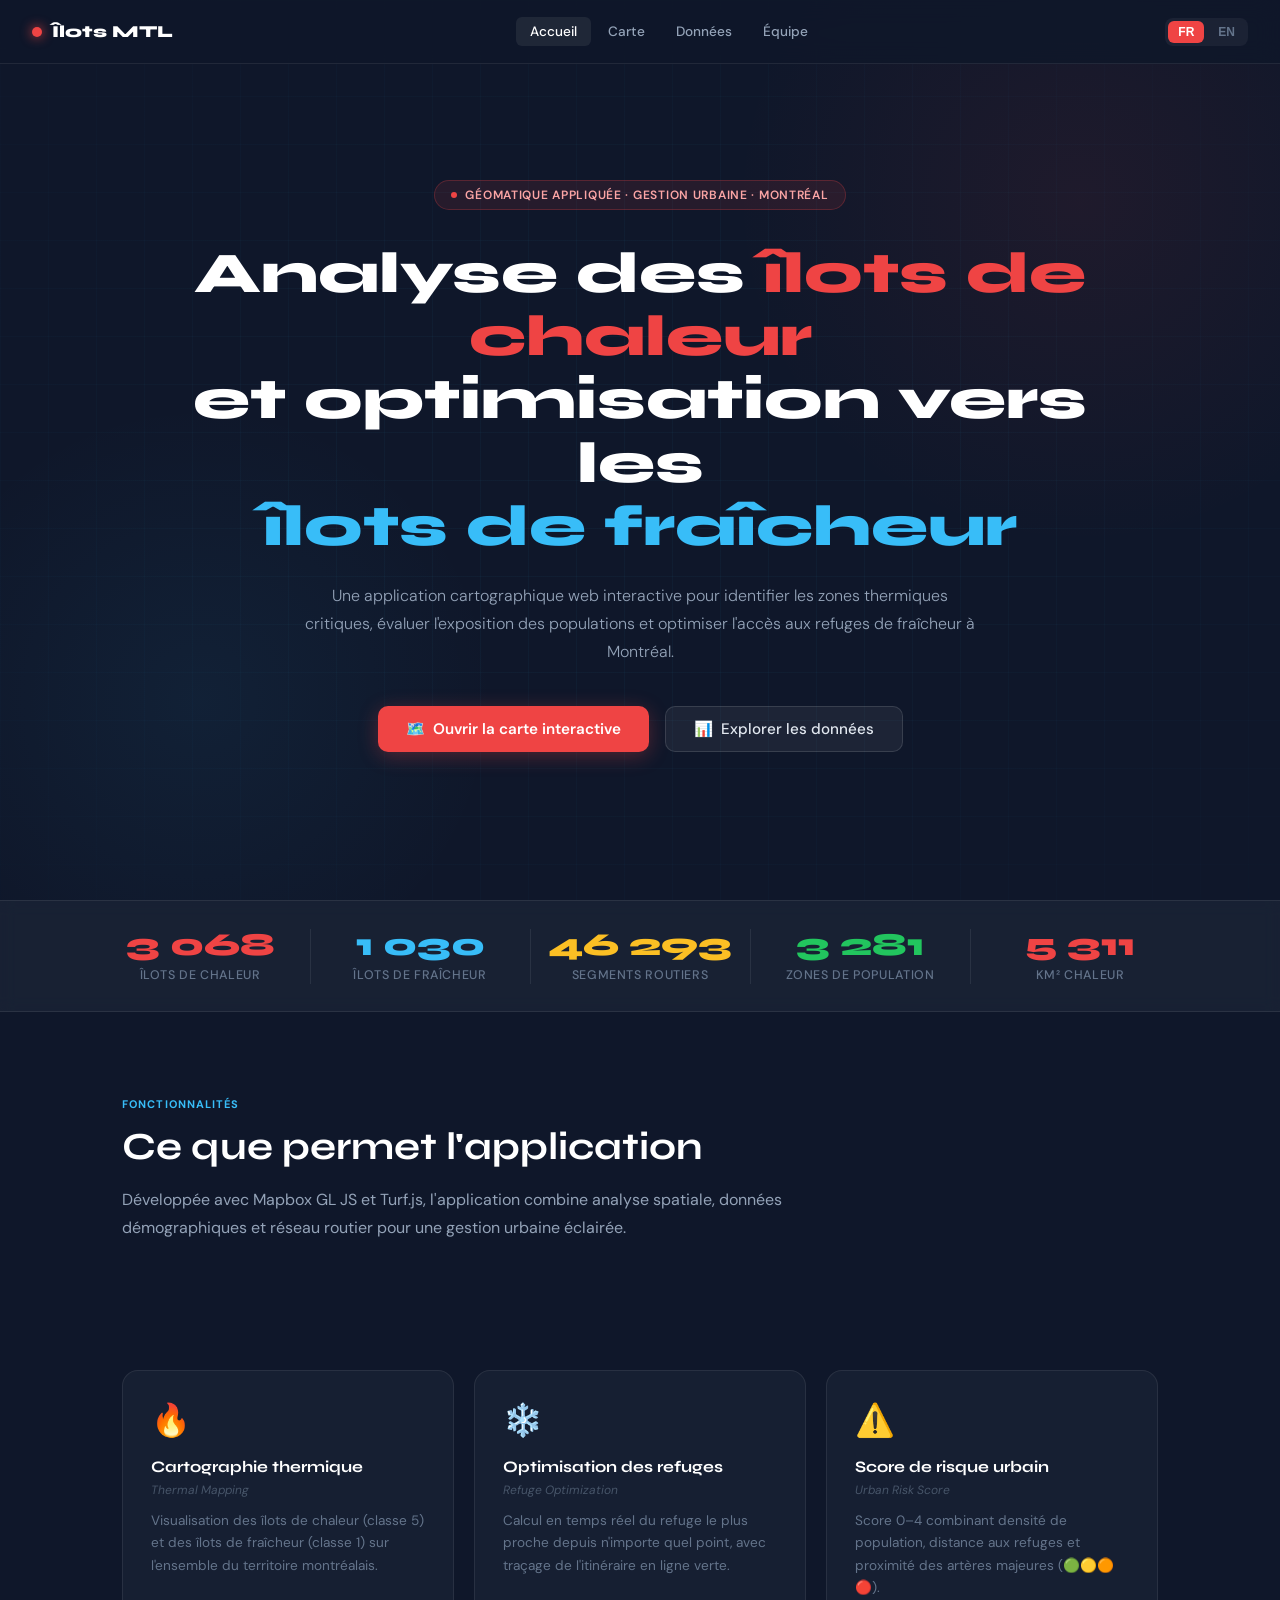
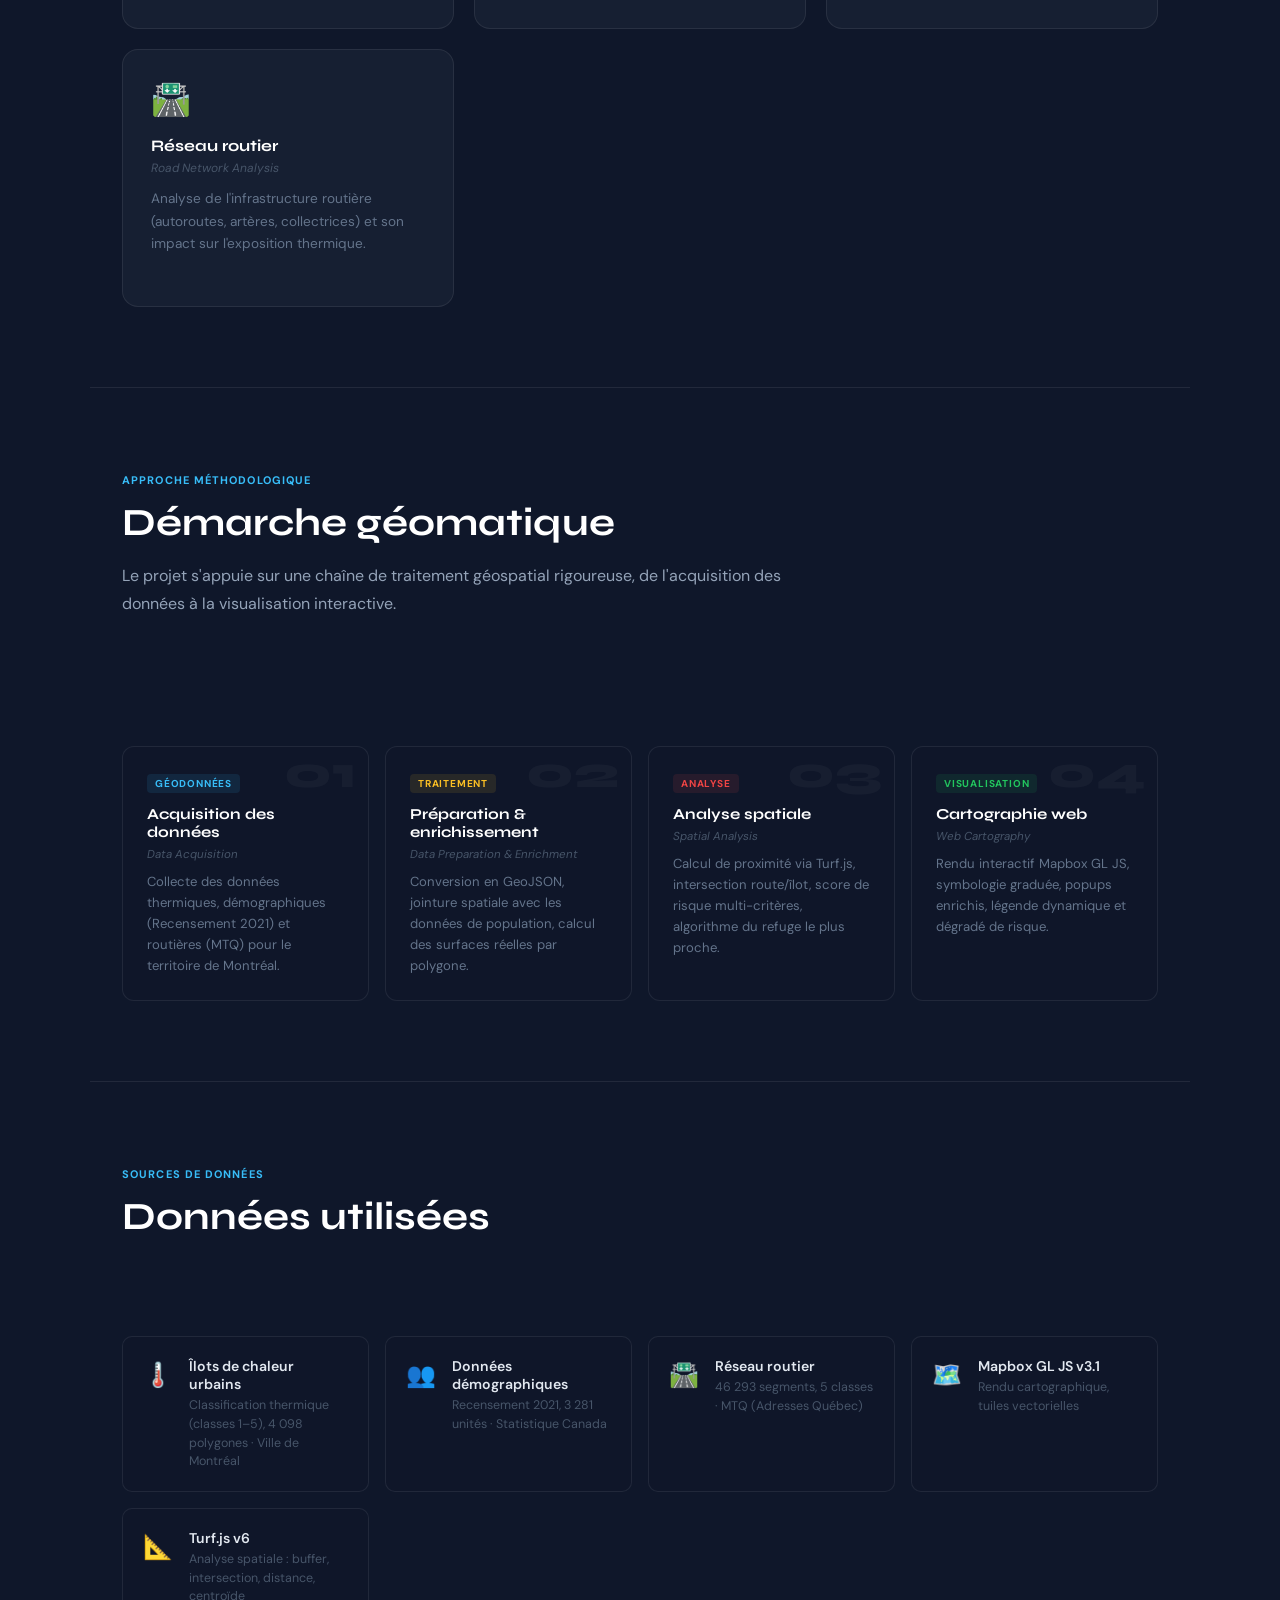
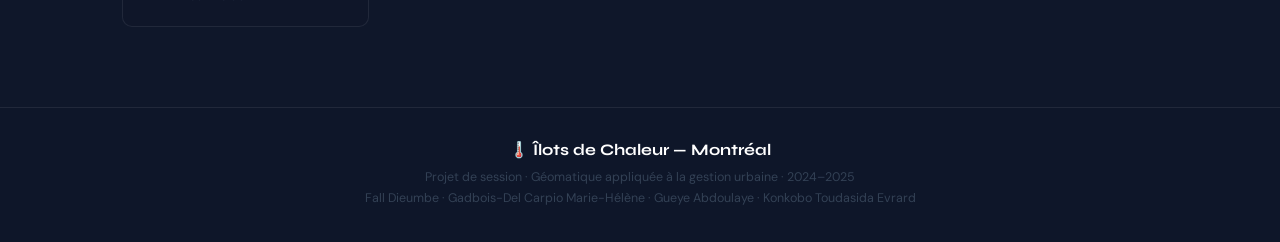
<file: index.html>
<!DOCTYPE html>
<html lang="fr">
<head>
    <meta charset="UTF-8">
    <meta name="viewport" content="width=device-width, initial-scale=1.0">
    <title>Îlots de Chaleur — Montréal</title>
    <link href="https://fonts.googleapis.com/css2?family=Syne:wght@400;600;700;800&family=DM+Sans:ital,wght@0,300;0,400;0,500;1,300&display=swap" rel="stylesheet">
    <link rel="stylesheet" href="css/style.css">

    <style>
        /* ================================================
           Styles spécifiques à index.html uniquement
           (hero, stats, features, method, sources, team)
           ================================================ */

        /* ── Hero ── */
        .hero {
            min-height: 100vh;
            display: flex; align-items: center; justify-content: center;
            position: relative; overflow: hidden;
            padding: 6rem 2rem 4rem;
        }

        .hero-grid {
            position: absolute; inset: 0;
            background-image:
                linear-gradient(rgba(56,189,248,.04) 1px, transparent 1px),
                linear-gradient(90deg, rgba(56,189,248,.04) 1px, transparent 1px);
            background-size: 48px 48px;
            mask-image: radial-gradient(ellipse 80% 80% at 50% 50%, black 30%, transparent 100%);
        }

        .hero-glow { position: absolute; inset: 0; pointer-events: none; }
        .hero-glow::before {
            content: ''; position: absolute;
            width: 700px; height: 700px; top: -150px; right: -150px;
            background: radial-gradient(circle, rgba(239,68,68,.07) 0%, transparent 70%);
            animation: drift 14s ease-in-out infinite alternate;
        }
        .hero-glow::after {
            content: ''; position: absolute;
            width: 600px; height: 600px; bottom: -100px; left: -100px;
            background: radial-gradient(circle, rgba(56,189,248,.06) 0%, transparent 70%);
            animation: drift 10s ease-in-out infinite alternate-reverse;
        }

        .hero-content { position: relative; z-index: 2; max-width: 900px; text-align: center; }

        .hero-badge {
            display: inline-flex; align-items: center; gap: 8px;
            background: rgba(239,68,68,.1);
            border: 1px solid rgba(239,68,68,.25);
            border-radius: 999px; padding: 6px 16px;
            font-size: 12px; font-weight: 600; color: #fca5a5;
            letter-spacing: .06em; text-transform: uppercase;
            margin-bottom: 2rem;
            animation: fadeUp .6s ease both;
        }
        .badge-dot { width: 6px; height: 6px; border-radius: 50%; background: var(--red); animation: pulse 1.5s infinite; }

        .hero-title {
            font-family: 'Syne', sans-serif;
            font-size: clamp(2rem, 5vw, 3.6rem);
            font-weight: 800; line-height: 1.1; color: #fff;
            margin-bottom: 1.5rem;
            animation: fadeUp .6s .1s ease both;
        }
        .accent-red  { color: var(--red); }
        .accent-blue { color: var(--blue); }

        .hero-sub {
            font-size: 1rem; font-weight: 300; color: #94a3b8;
            line-height: 1.75; max-width: 680px;
            margin: 0 auto 2.5rem;
            animation: fadeUp .6s .2s ease both;
        }

        .hero-cta {
            display: flex; gap: 1rem; justify-content: center; flex-wrap: wrap;
            animation: fadeUp .6s .3s ease both;
        }

        /* ── Stats ── */
        .stats-bar {
            background: rgba(30,41,59,.6);
            border-top: 1px solid var(--border);
            border-bottom: 1px solid var(--border);
            backdrop-filter: blur(8px);
        }
        .stats-inner {
            display: grid;
            grid-template-columns: repeat(auto-fit, minmax(160px, 1fr));
            max-width: 1100px; margin: 0 auto;
        }
        .stat-item { text-align: center; padding: 1.75rem 1rem; position: relative; }
        .stat-item + .stat-item::before {
            content: ''; position: absolute;
            left: 0; top: 25%; bottom: 25%;
            width: 1px; background: var(--border);
        }
        .stat-num {
            font-family: 'Syne', sans-serif;
            font-size: 2rem; font-weight: 800; color: #fff; line-height: 1;
            margin-bottom: .4rem;
        }
        .stat-num.red   { color: var(--red); }
        .stat-num.blue  { color: var(--blue); }
        .stat-num.gold  { color: #fbbf24; }
        .stat-num.green { color: #22c55e; }
        .stat-lbl { font-size: .78rem; color: #64748b; font-weight: 500; text-transform: uppercase; letter-spacing: .05em; }

        /* ── Features ── */
        .feat-grid {
            display: grid;
            grid-template-columns: repeat(auto-fit, minmax(280px, 1fr));
            gap: 1.25rem;
        }
        .feat-card {
            background: rgba(30,41,59,.5);
            border: 1px solid var(--border);
            border-radius: 16px; padding: 1.75rem;
            transition: all .3s; position: relative; overflow: hidden;
        }
        .feat-card::before {
            content: ''; position: absolute;
            top: 0; left: 0; right: 0; height: 2px;
            opacity: 0; transition: opacity .3s;
        }
        .feat-card.c-red::before    { background: var(--red); }
        .feat-card.c-blue::before   { background: var(--blue); }
        .feat-card.c-gold::before   { background: #fbbf24; }
        .feat-card.c-green::before  { background: #22c55e; }
        .feat-card.c-purple::before { background: #a78bfa; }
        .feat-card.c-teal::before   { background: #2dd4bf; }
        .feat-card:hover { border-color: rgba(255,255,255,.15); transform: translateY(-4px); background: rgba(30,41,59,.8); }
        .feat-card:hover::before { opacity: 1; }
        .feat-icon  { font-size: 2rem; margin-bottom: 1rem; }
        .feat-title { font-family: 'Syne', sans-serif; font-size: 1rem; font-weight: 700; color: #fff; margin-bottom: .35rem; }
        .feat-sub   { font-size: .75rem; color: #475569; font-style: italic; margin-bottom: .75rem; }
        .feat-desc  { font-size: .85rem; color: #64748b; line-height: 1.65; }

        /* ── Methodology ── */
        .method-grid {
            display: grid;
            grid-template-columns: repeat(auto-fit, minmax(220px, 1fr));
            gap: 1rem; counter-reset: step;
        }
        .method-step {
            background: rgba(15,23,42,.6);
            border: 1px solid var(--border);
            border-radius: 12px; padding: 1.5rem;
            position: relative; counter-increment: step;
        }
        .method-step::after {
            content: counter(step, decimal-leading-zero);
            font-family: 'Syne', sans-serif;
            font-size: 2.8rem; font-weight: 800;
            color: rgba(255,255,255,.035);
            position: absolute; top: .25rem; right: .75rem;
            line-height: 1; pointer-events: none;
        }
        .step-tag {
            display: inline-block; font-size: 10px; font-weight: 700;
            letter-spacing: .08em; text-transform: uppercase;
            padding: 3px 8px; border-radius: 4px; margin-bottom: .75rem;
        }
        .step-tag.geo  { background: rgba(56,189,248,.1); color: #38bdf8; }
        .step-tag.data { background: rgba(251,191,36,.1);  color: #fbbf24; }
        .step-tag.algo { background: rgba(239,68,68,.1);   color: #ef4444; }
        .step-tag.visu { background: rgba(34,197,94,.1);   color: #22c55e; }
        .m-title { font-family: 'Syne', sans-serif; font-size: .95rem; font-weight: 700; color: #fff; margin-bottom: .35rem; }
        .m-sub   { font-size: .72rem; color: #475569; font-style: italic; margin-bottom: .6rem; }
        .m-desc  { font-size: .82rem; color: #64748b; line-height: 1.6; }

        /* ── Sources ── */
        .src-grid {
            display: grid;
            grid-template-columns: repeat(auto-fit, minmax(240px, 1fr));
            gap: 1rem;
        }
        .src-card {
            background: rgba(15,23,42,.6);
            border: 1px solid var(--border);
            border-radius: 10px; padding: 1.25rem;
            display: flex; gap: 1rem; align-items: flex-start;
            transition: border-color .2s;
        }
        .src-card:hover { border-color: rgba(255,255,255,.15); }
        .src-icon { font-size: 1.5rem; flex-shrink: 0; margin-top: 2px; }
        .src-name { font-weight: 600; font-size: .88rem; color: #e2e8f0; margin-bottom: 3px; }
        .src-desc { font-size: .78rem; color: #475569; line-height: 1.5; }

        /* ── Team ── */
        .team-wrap {
            background: rgba(15,23,42,.5);
            border-top: 1px solid var(--border);
            border-bottom: 1px solid var(--border);
            padding: 4rem 2rem;
        }
        .team-inner { max-width: 1100px; margin: 0 auto; }
        .team-grid {
            display: grid;
            grid-template-columns: repeat(auto-fit, minmax(200px, 1fr));
            gap: 1.25rem; margin-top: 2.5rem;
        }
        .team-card {
            background: rgba(30,41,59,.5);
            border: 1px solid var(--border);
            border-radius: 12px; padding: 1.5rem 1.25rem;
            text-align: center; transition: all .25s;
        }
        .team-card:hover { border-color: rgba(56,189,248,.25); transform: translateY(-3px); }
        .team-avatar {
            width: 52px; height: 52px; border-radius: 50%;
            background: linear-gradient(135deg, rgba(239,68,68,.3), rgba(56,189,248,.3));
            display: flex; align-items: center; justify-content: center;
            font-family: 'Syne', sans-serif; font-size: 1.1rem; font-weight: 800; color: #fff;
            margin: 0 auto 1rem;
            border: 2px solid var(--border);
        }
        .t-name { font-family: 'Syne', sans-serif; font-size: .9rem; font-weight: 700; color: #fff; margin-bottom: .25rem; }
        .t-role { font-size: .75rem; color: #475569; }

        /* ── Footer local ── */
        .f-logo { font-family: 'Syne', sans-serif; font-size: 1rem; font-weight: 700; color: #fff; margin-bottom: .5rem; }
        .f-text { font-size: .78rem; color: #334155; line-height: 1.7; }
    </style>
</head>
<body>

<!-- HEADER -->
<header class="site-header">
    <a href="index.html" class="logo">
        <span class="logo-dot"></span>
        <span data-lang="fr">Îlots MTL</span>
        <span data-lang="en">MTL Heat Islands</span>
    </a>
    <nav class="main-nav">
        <a href="index.html" class="active"><span data-lang="fr">Accueil</span><span data-lang="en">Home</span></a>
        <a href="carte.html"><span data-lang="fr">Carte</span><span data-lang="en">Map</span></a>
        <a href="donnees.html"><span data-lang="fr">Données</span><span data-lang="en">Data</span></a>
        <a href="equipe.html"><span data-lang="fr">Équipe</span><span data-lang="en">Team</span></a>
    </nav>
    <div class="lang-toggle">
        <button class="lang-btn active" onclick="setLang('fr')">FR</button>
        <button class="lang-btn" onclick="setLang('en')">EN</button>
    </div>
</header>


<!-- HERO -->
<div class="hero">
    <div class="hero-grid"></div>
    <div class="hero-glow"></div>
    <div class="hero-content">
        <div class="hero-badge">
            <span class="badge-dot"></span>
            <span data-lang="fr">Géomatique appliquée · Gestion urbaine · Montréal</span>
            <span data-lang="en">Applied Geomatics · Urban Management · Montréal</span>
        </div>
        <h1 class="hero-title">
            <span data-lang="fr">Analyse des <span class="accent-red">îlots de chaleur</span><br>et optimisation vers les<br><span class="accent-blue">îlots de fraîcheur</span></span>
            <span data-lang="en"><span class="accent-red">Urban Heat Island</span> Analysis<br>& <span class="accent-blue">Cool Refuge</span> Route Optimization</span>
        </h1>
        <p class="hero-sub">
            <span data-lang="fr">Une application cartographique web interactive pour identifier les zones thermiques critiques, évaluer l'exposition des populations et optimiser l'accès aux refuges de fraîcheur à Montréal.</span>
            <span data-lang="en">An interactive web mapping application to identify critical thermal zones, assess population exposure and optimize access to cool refuges across Montréal.</span>
        </p>
        <div class="hero-cta">
            <a href="carte.html" class="btn-primary">🗺️ <span data-lang="fr">Ouvrir la carte interactive</span><span data-lang="en">Open interactive map</span></a>
            <a href="donnees.html" class="btn-outline">📊 <span data-lang="fr">Explorer les données</span><span data-lang="en">Explore the data</span></a>
        </div>
    </div>
</div>


<!-- STATS -->
<div class="stats-bar">
    <div class="stats-inner">
        <div class="stat-item reveal"><div class="stat-num red">3 068</div><div class="stat-lbl"><span data-lang="fr">Îlots de chaleur</span><span data-lang="en">Heat islands</span></div></div>
        <div class="stat-item reveal"><div class="stat-num blue">1 030</div><div class="stat-lbl"><span data-lang="fr">Îlots de fraîcheur</span><span data-lang="en">Cool refuges</span></div></div>
        <div class="stat-item reveal"><div class="stat-num gold">46 293</div><div class="stat-lbl"><span data-lang="fr">Segments routiers</span><span data-lang="en">Road segments</span></div></div>
        <div class="stat-item reveal"><div class="stat-num green">3 281</div><div class="stat-lbl"><span data-lang="fr">Zones de population</span><span data-lang="en">Population zones</span></div></div>
        <div class="stat-item reveal"><div class="stat-num red">5 311</div><div class="stat-lbl"><span data-lang="fr">km² chaleur</span><span data-lang="en">km² heat coverage</span></div></div>
    </div>
</div>


<!-- FONCTIONNALITÉS -->
<div class="section reveal">
    <span class="s-tag"><span data-lang="fr">Fonctionnalités</span><span data-lang="en">Features</span></span>
    <h2 class="s-title"><span data-lang="fr">Ce que permet l'application</span><span data-lang="en">What the application offers</span></h2>
    <p class="s-desc"><span data-lang="fr">Développée avec Mapbox GL JS et Turf.js, l'application combine analyse spatiale, données démographiques et réseau routier pour une gestion urbaine éclairée.</span><span data-lang="en">Built with Mapbox GL JS and Turf.js, the application combines spatial analysis, demographic data and road networks for informed urban management.</span></p>
</div>
<div class="section" style="padding-top:0;">
    <div class="feat-grid">
        <div class="feat-card c-red reveal">
            <div class="feat-icon">🔥</div>
            <div class="feat-title"><span data-lang="fr">Cartographie thermique</span><span data-lang="en">Thermal Mapping</span></div>
            <div class="feat-sub"><span data-lang="fr">Thermal Mapping</span><span data-lang="en">Cartographie thermique</span></div>
            <p class="feat-desc"><span data-lang="fr">Visualisation des îlots de chaleur (classe 5) et des îlots de fraîcheur (classe 1) sur l'ensemble du territoire montréalais.</span><span data-lang="en">Visualization of heat islands (class 5) and cool refuges (class 1) across the entire Montréal territory.</span></p>
        </div>
        <div class="feat-card c-blue reveal">
            <div class="feat-icon">❄️</div>
            <div class="feat-title"><span data-lang="fr">Optimisation des refuges</span><span data-lang="en">Refuge Optimization</span></div>
            <div class="feat-sub"><span data-lang="fr">Refuge Optimization</span><span data-lang="en">Optimisation des refuges</span></div>
            <p class="feat-desc"><span data-lang="fr">Calcul en temps réel du refuge le plus proche depuis n'importe quel point, avec traçage de l'itinéraire en ligne verte.</span><span data-lang="en">Real-time calculation of the nearest cool refuge from any point, with green route tracing.</span></p>
        </div>
        <div class="feat-card c-gold reveal">
            <div class="feat-icon">⚠️</div>
            <div class="feat-title"><span data-lang="fr">Score de risque urbain</span><span data-lang="en">Urban Risk Score</span></div>
            <div class="feat-sub"><span data-lang="fr">Urban Risk Score</span><span data-lang="en">Score de risque urbain</span></div>
            <p class="feat-desc"><span data-lang="fr">Score 0–4 combinant densité de population, distance aux refuges et proximité des artères majeures (🟢🟡🟠🔴).</span><span data-lang="en">0–4 score combining population density, refuge distance and proximity to major roads (🟢🟡🟠🔴).</span></p>
        </div>
        <div class="feat-card c-purple reveal">
            <div class="feat-icon">🛣️</div>
            <div class="feat-title"><span data-lang="fr">Réseau routier</span><span data-lang="en">Road Network</span></div>
            <div class="feat-sub"><span data-lang="fr">Road Network Analysis</span><span data-lang="en">Analyse du réseau routier</span></div>
            <p class="feat-desc"><span data-lang="fr">Analyse de l'infrastructure routière (autoroutes, artères, collectrices) et son impact sur l'exposition thermique.</span><span data-lang="en">Analysis of road infrastructure (highways, arterials, collectors) and its impact on thermal exposure.</span></p>
        </div>
        <div class="feat-card c-green reveal">
            <div class="feat-icon">👥</div>
            <div class="feat-title"><span data-lang="fr">Population exposée</span><span data-lang="en">Exposed Population</span></div>
            <div class="feat-sub"><span data-lang="fr">Exposed Population</span><span data-lang="en">Population exposée</span></div>
            <p class="feat-desc"><span data-lang="fr">Croisement des données démographiques 2021 avec les zones thermiques pour identifier les populations vulnérables.</span><span data-lang="en">Cross-referencing 2021 census data with thermal zones to identify vulnerable populations.</span></p>
        </div>
        <div class="feat-card c-teal reveal">
            <div class="feat-icon">🗺️</div>
            <div class="feat-title"><span data-lang="fr">Fonds de carte multiples</span><span data-lang="en">Multiple Basemaps</span></div>
            <div class="feat-sub"><span data-lang="fr">Multiple Basemaps</span><span data-lang="en">Fonds de carte multiples</span></div>
            <p class="feat-desc"><span data-lang="fr">Cinq fonds disponibles : Light, OSM, Satellite, Sombre et Terrain selon le contexte d'analyse.</span><span data-lang="en">Five basemaps: Light, OSM, Satellite, Dark and Terrain for different analysis contexts.</span></p>
        </div>
    </div>
</div>

<div class="divider"></div>


<!-- MÉTHODOLOGIE -->
<div class="section reveal">
    <span class="s-tag"><span data-lang="fr">Approche méthodologique</span><span data-lang="en">Methodology</span></span>
    <h2 class="s-title"><span data-lang="fr">Démarche géomatique</span><span data-lang="en">Geomatics Workflow</span></h2>
    <p class="s-desc"><span data-lang="fr">Le projet s'appuie sur une chaîne de traitement géospatial rigoureuse, de l'acquisition des données à la visualisation interactive.</span><span data-lang="en">The project relies on a rigorous geospatial processing pipeline, from data acquisition to interactive visualization.</span></p>
</div>
<div class="section" style="padding-top:0;">
    <div class="method-grid">
        <div class="method-step reveal">
            <span class="step-tag geo"><span data-lang="fr">Géodonnées</span><span data-lang="en">Geodata</span></span>
            <div class="m-title"><span data-lang="fr">Acquisition des données</span><span data-lang="en">Data Acquisition</span></div>
            <div class="m-sub"><span data-lang="fr">Data Acquisition</span><span data-lang="en">Acquisition des données</span></div>
            <p class="m-desc"><span data-lang="fr">Collecte des données thermiques, démographiques (Recensement 2021) et routières (MTQ) pour le territoire de Montréal.</span><span data-lang="en">Collection of thermal, demographic (2021 Census) and road data (MTQ) for the Montréal territory.</span></p>
        </div>
        <div class="method-step reveal">
            <span class="step-tag data"><span data-lang="fr">Traitement</span><span data-lang="en">Processing</span></span>
            <div class="m-title"><span data-lang="fr">Préparation & enrichissement</span><span data-lang="en">Data Preparation</span></div>
            <div class="m-sub"><span data-lang="fr">Data Preparation & Enrichment</span><span data-lang="en">Préparation & enrichissement</span></div>
            <p class="m-desc"><span data-lang="fr">Conversion en GeoJSON, jointure spatiale avec les données de population, calcul des surfaces réelles par polygone.</span><span data-lang="en">Conversion to GeoJSON, spatial join with population data, actual surface area calculation per polygon.</span></p>
        </div>
        <div class="method-step reveal">
            <span class="step-tag algo"><span data-lang="fr">Analyse</span><span data-lang="en">Analysis</span></span>
            <div class="m-title"><span data-lang="fr">Analyse spatiale</span><span data-lang="en">Spatial Analysis</span></div>
            <div class="m-sub"><span data-lang="fr">Spatial Analysis</span><span data-lang="en">Analyse spatiale</span></div>
            <p class="m-desc"><span data-lang="fr">Calcul de proximité via Turf.js, intersection route/îlot, score de risque multi-critères, algorithme du refuge le plus proche.</span><span data-lang="en">Proximity calculation via Turf.js, road/island intersection, multi-criteria risk scoring, nearest refuge algorithm.</span></p>
        </div>
        <div class="method-step reveal">
            <span class="step-tag visu"><span data-lang="fr">Visualisation</span><span data-lang="en">Visualization</span></span>
            <div class="m-title"><span data-lang="fr">Cartographie web</span><span data-lang="en">Web Cartography</span></div>
            <div class="m-sub"><span data-lang="fr">Web Cartography</span><span data-lang="en">Cartographie web</span></div>
            <p class="m-desc"><span data-lang="fr">Rendu interactif Mapbox GL JS, symbologie graduée, popups enrichis, légende dynamique et dégradé de risque.</span><span data-lang="en">Interactive Mapbox GL JS rendering, graduated symbology, enriched popups, dynamic legend and risk gradient.</span></p>
        </div>
    </div>
</div>

<div class="divider"></div>


<!-- SOURCES -->
<div class="section reveal">
    <span class="s-tag"><span data-lang="fr">Sources de données</span><span data-lang="en">Data Sources</span></span>
    <h2 class="s-title"><span data-lang="fr">Données utilisées</span><span data-lang="en">Datasets Used</span></h2>
</div>
<div class="section" style="padding-top:0;">
    <div class="src-grid">
        <div class="src-card reveal"><div class="src-icon">🌡️</div><div><div class="src-name"><span data-lang="fr">Îlots de chaleur urbains</span><span data-lang="en">Urban Heat Islands</span></div><div class="src-desc"><span data-lang="fr">Classification thermique (classes 1–5), 4 098 polygones · Ville de Montréal</span><span data-lang="en">Thermal classification (classes 1–5), 4,098 polygons · City of Montréal</span></div></div></div>
        <div class="src-card reveal"><div class="src-icon">👥</div><div><div class="src-name"><span data-lang="fr">Données démographiques</span><span data-lang="en">Demographic Data</span></div><div class="src-desc"><span data-lang="fr">Recensement 2021, 3 281 unités · Statistique Canada</span><span data-lang="en">2021 Census, 3,281 units · Statistics Canada</span></div></div></div>
        <div class="src-card reveal"><div class="src-icon">🛣️</div><div><div class="src-name"><span data-lang="fr">Réseau routier</span><span data-lang="en">Road Network</span></div><div class="src-desc"><span data-lang="fr">46 293 segments, 5 classes · MTQ (Adresses Québec)</span><span data-lang="en">46,293 segments, 5 classes · MTQ (Adresses Québec)</span></div></div></div>
        <div class="src-card reveal"><div class="src-icon">🗺️</div><div><div class="src-name">Mapbox GL JS v3.1</div><div class="src-desc"><span data-lang="fr">Rendu cartographique, tuiles vectorielles</span><span data-lang="en">Cartographic rendering, vector tiles</span></div></div></div>
        <div class="src-card reveal"><div class="src-icon">📐</div><div><div class="src-name">Turf.js v6</div><div class="src-desc"><span data-lang="fr">Analyse spatiale : buffer, intersection, distance, centroïde</span><span data-lang="en">Spatial analysis: buffer, intersection, distance, centroid</span></div></div></div>
        <div class="src-card reveal"><div class="src-icon">📊</div><div><div class="src-name">Chart.js</div><div class="src-desc"><span data-lang="fr">Visualisation statistique des données thermiques et démographiques</span><span data-lang="en">Statistical visualization of thermal and demographic data</span></div></div></div>
    </div>
</div>



<!-- FOOTER -->
<footer>
    <div class="f-logo">🌡️ Îlots de Chaleur — Montréal</div>
    <p class="f-text">
        <span data-lang="fr">Projet de session · Géomatique appliquée à la gestion urbaine · 2024–2025</span>
        <span data-lang="en">Session project · Geomatics Applied to Urban Management · 2024–2025</span><br>
        Fall Dieumbe · Gadbois-Del Carpio Marie-Hélène · Gueye Abdoulaye · Konkobo Toudasida Evrard
    </p>
</footer>


<script src="js/app.js"></script>
<script>
    const obs = new IntersectionObserver((entries) => {
        entries.forEach((e, i) => {
            if (e.isIntersecting) {
                setTimeout(() => e.target.classList.add('visible'), i * 60);
                obs.unobserve(e.target);
            }
        });
    }, { threshold: 0.1 });
    document.querySelectorAll('.reveal').forEach(el => obs.observe(el));
</script>

</body>
</html>
</file>
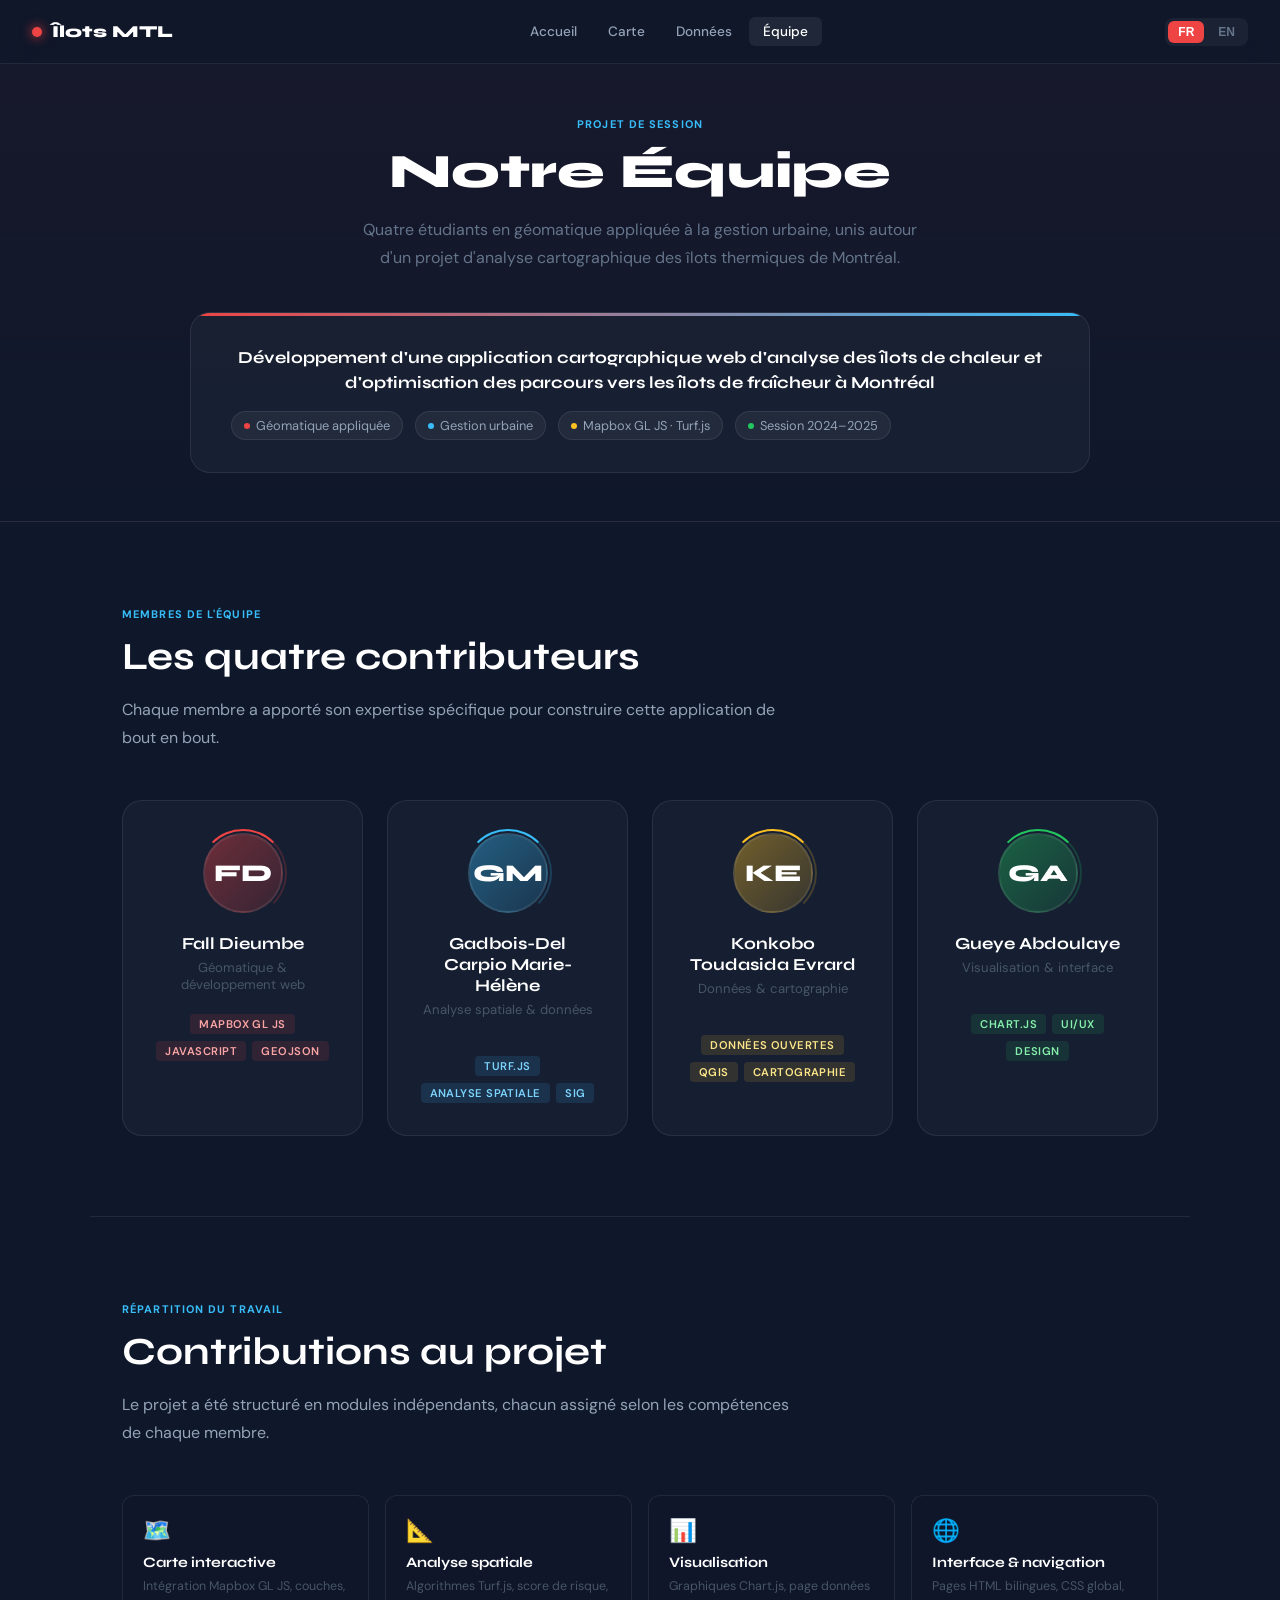
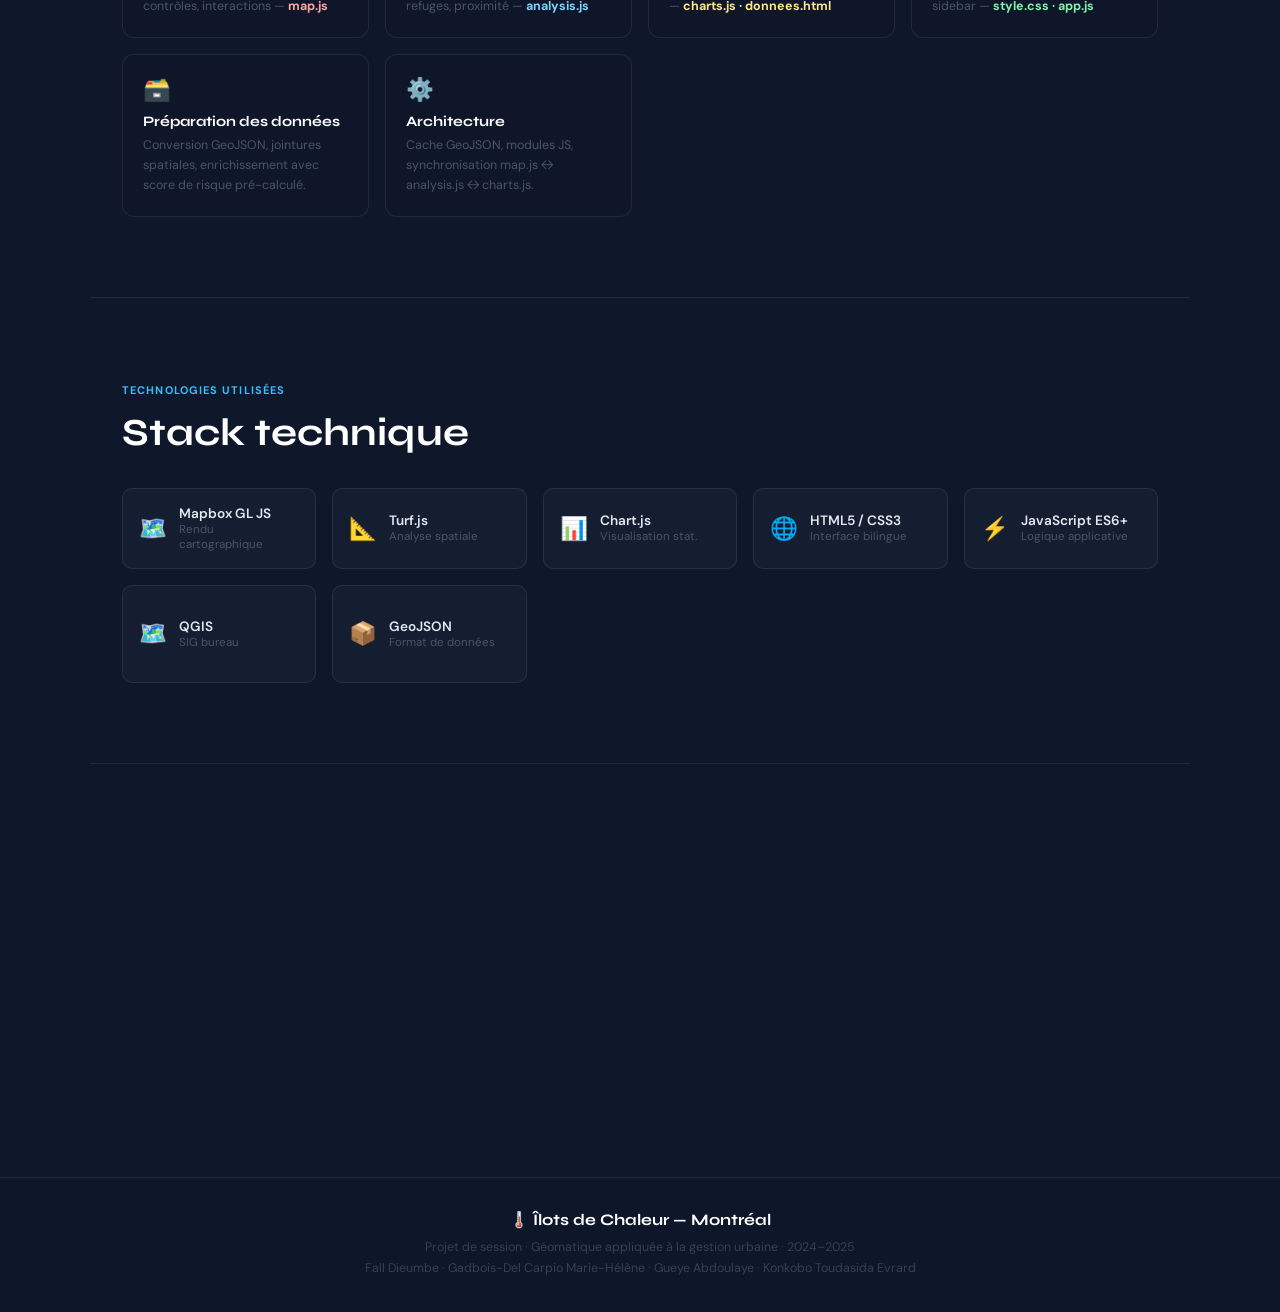
<file: equipe.html>
<!DOCTYPE html>
<html lang="fr">
<head>
    <meta charset="UTF-8">
    <meta name="viewport" content="width=device-width, initial-scale=1.0">
    <title>Équipe — Îlots de Chaleur Montréal</title>
    <link href="https://fonts.googleapis.com/css2?family=Syne:wght@400;600;700;800&family=DM+Sans:ital,wght@0,300;0,400;0,500;1,300&display=swap" rel="stylesheet">
    <link rel="stylesheet" href="css/style.css">

    <style>
        /* ================================================
           Styles spécifiques à equipe.html uniquement
           (projet card, membres, contributions, outils)
           ================================================ */

        /* ── Projet card ── */
        .projet-card {
            max-width: 900px;
            margin: 2.5rem auto 0;
            background: rgba(30,41,59,.5);
            border: 1px solid var(--border);
            border-radius: 20px;
            padding: 2rem 2.5rem;
            position: relative;
            overflow: hidden;
        }
        .projet-card::before {
            content: '';
            position: absolute;
            top: 0; left: 0; right: 0; height: 3px;
            background: linear-gradient(90deg, var(--red), var(--blue));
        }
        .projet-title {
            font-family: 'Syne', sans-serif;
            font-size: 1.05rem; font-weight: 700; color: #fff;
            margin-bottom: 1rem; line-height: 1.5;
        }
        .projet-meta { display: flex; flex-wrap: wrap; gap: .75rem; }
        .meta-chip {
            display: inline-flex; align-items: center; gap: 6px;
            background: rgba(255,255,255,.05);
            border: 1px solid var(--border);
            border-radius: 999px; padding: 5px 12px;
            font-size: .8rem; color: #94a3b8;
        }
        .meta-dot { width: 6px; height: 6px; border-radius: 50%; }
        .dot-red   { background: var(--red); }
        .dot-blue  { background: var(--blue); }
        .dot-gold  { background: #fbbf24; }
        .dot-green { background: #22c55e; }

        /* ── Team cards ── */
        .team-grid {
            display: grid;
            grid-template-columns: repeat(auto-fit, minmax(240px, 1fr));
            gap: 1.5rem;
            margin-top: 2.5rem;
        }
        .team-card {
            background: rgba(30,41,59,.5);
            border: 1px solid var(--border);
            border-radius: 20px; padding: 2rem 1.75rem;
            text-align: center;
            transition: all .3s;
            position: relative; overflow: hidden;
        }
        .team-card::after {
            content: '';
            position: absolute; bottom: 0; left: 0; right: 0; height: 2px;
            opacity: 0; transition: opacity .3s;
        }
        .team-card.c1::after { background: var(--red); }
        .team-card.c2::after { background: var(--blue); }
        .team-card.c3::after { background: #fbbf24; }
        .team-card.c4::after { background: #22c55e; }
        .team-card:hover { transform: translateY(-6px); border-color: rgba(255,255,255,.15); background: rgba(30,41,59,.8); }
        .team-card:hover::after { opacity: 1; }

        /* Avatar */
        .avatar-wrap { position: relative; width: 80px; height: 80px; margin: 0 auto 1.25rem; }
        .avatar {
            width: 80px; height: 80px; border-radius: 50%;
            display: flex; align-items: center; justify-content: center;
            font-family: 'Syne', sans-serif; font-size: 1.5rem; font-weight: 800; color: #fff;
            border: 2px solid var(--border);
            position: relative; z-index: 1;
        }
        .c1 .avatar { background: linear-gradient(135deg, rgba(239,68,68,.4), rgba(239,68,68,.15)); }
        .c2 .avatar { background: linear-gradient(135deg, rgba(56,189,248,.4), rgba(56,189,248,.15)); }
        .c3 .avatar { background: linear-gradient(135deg, rgba(251,191,36,.4), rgba(251,191,36,.15)); }
        .c4 .avatar { background: linear-gradient(135deg, rgba(34,197,94,.4),  rgba(34,197,94,.15));  }

        .avatar-ring {
            position: absolute; inset: -4px;
            border-radius: 50%;
            border: 2px solid transparent;
            animation: spin 8s linear infinite;
        }
        .c1 .avatar-ring { border-top-color: var(--red);  border-right-color: rgba(239,68,68,.2); }
        .c2 .avatar-ring { border-top-color: var(--blue); border-right-color: rgba(56,189,248,.2); }
        .c3 .avatar-ring { border-top-color: #fbbf24;     border-right-color: rgba(251,191,36,.2); }
        .c4 .avatar-ring { border-top-color: #22c55e;     border-right-color: rgba(34,197,94,.2);  }

        .t-name { font-family: 'Syne', sans-serif; font-size: 1.05rem; font-weight: 700; color: #fff; margin-bottom: .3rem; }
        .t-role { font-size: .82rem; color: #475569; margin-bottom: 1.25rem; min-height: 2.2rem; }

        /* Skills */
        .skills { display: flex; flex-wrap: wrap; gap: .4rem; justify-content: center; }
        .skill-tag {
            font-size: .7rem; font-weight: 600;
            padding: 3px 9px; border-radius: 4px;
            text-transform: uppercase; letter-spacing: .04em;
        }
        .c1 .skill-tag { background: rgba(239,68,68,.12);  color: #fca5a5; }
        .c2 .skill-tag { background: rgba(56,189,248,.12); color: #7dd3fc; }
        .c3 .skill-tag { background: rgba(251,191,36,.12); color: #fde68a; }
        .c4 .skill-tag { background: rgba(34,197,94,.12);  color: #86efac; }

        /* ── Grille contributions ── */
        .contrib-grid {
            display: grid;
            grid-template-columns: repeat(auto-fit, minmax(200px, 1fr));
            gap: 1rem;
            margin-top: 2rem;
        }
        .contrib-card {
            background: rgba(15,23,42,.6);
            border: 1px solid var(--border);
            border-radius: 12px; padding: 1.25rem;
            transition: border-color .2s;
        }
        .contrib-card:hover { border-color: rgba(255,255,255,.15); }
        .contrib-icon  { font-size: 1.4rem; margin-bottom: .6rem; }
        .contrib-title { font-family: 'Syne', sans-serif; font-size: .9rem; font-weight: 700; color: #fff; margin-bottom: .35rem; }
        .contrib-desc  { font-size: .78rem; color: #475569; line-height: 1.6; }

        /* ── Grille outils ── */
        .tools-grid {
            display: grid;
            grid-template-columns: repeat(auto-fit, minmax(160px, 1fr));
            gap: 1rem;
            margin-top: 2rem;
        }
        .tool-card {
            background: rgba(30,41,59,.4);
            border: 1px solid var(--border);
            border-radius: 10px; padding: 1rem;
            display: flex; align-items: center; gap: .75rem;
            transition: all .2s;
        }
        .tool-card:hover { border-color: rgba(255,255,255,.15); transform: translateY(-2px); }
        .tool-icon { font-size: 1.4rem; flex-shrink: 0; }
        .tool-name { font-weight: 600; font-size: .85rem; color: #e2e8f0; }
        .tool-type { font-size: .72rem; color: #475569; }

        /* ── Section remerciements ── */
        .thanks-section {
            background: rgba(15,23,42,.5);
            border-top: 1px solid var(--border);
            border-bottom: 1px solid var(--border);
            padding: 4rem 2rem;
            text-align: center;
        }
        .thanks-inner { max-width: 600px; margin: 0 auto; }

        /* ── Footer ── */
        .f-logo { font-family: 'Syne', sans-serif; font-size: 1rem; font-weight: 700; color: #fff; margin-bottom: .5rem; }
        .f-text { font-size: .78rem; color: #334155; line-height: 1.7; }
    </style>
</head>
<body>

<!-- HEADER -->
<header class="site-header">
    <a href="index.html" class="logo">
        <span class="logo-dot"></span>
        <span data-lang="fr">Îlots MTL</span>
        <span data-lang="en">MTL Heat Islands</span>
    </a>
    <nav class="main-nav">
        <a href="index.html"><span data-lang="fr">Accueil</span><span data-lang="en">Home</span></a>
        <a href="carte.html"><span data-lang="fr">Carte</span><span data-lang="en">Map</span></a>
        <a href="donnees.html"><span data-lang="fr">Données</span><span data-lang="en">Data</span></a>
        <a href="equipe.html" class="active"><span data-lang="fr">Équipe</span><span data-lang="en">Team</span></a>
    </nav>
    <div class="lang-toggle">
        <button class="lang-btn active" onclick="setLang('fr')">FR</button>
        <button class="lang-btn" onclick="setLang('en')">EN</button>
    </div>
</header>


<!-- PAGE HERO -->
<div class="page-hero">
    <div class="page-tag"><span data-lang="fr">Projet de session</span><span data-lang="en">Session Project</span></div>
    <h1 class="page-title"><span data-lang="fr">Notre Équipe</span><span data-lang="en">Our Team</span></h1>
    <p class="page-desc">
        <span data-lang="fr">Quatre étudiants en géomatique appliquée à la gestion urbaine, unis autour d'un projet d'analyse cartographique des îlots thermiques de Montréal.</span>
        <span data-lang="en">Four students in applied geomatics for urban management, united around a cartographic analysis project of Montréal's thermal islands.</span>
    </p>

    <!-- Carte du projet -->
    <div class="projet-card reveal">
        <div class="projet-title">
            <span data-lang="fr">Développement d'une application cartographique web d'analyse des îlots de chaleur et d'optimisation des parcours vers les îlots de fraîcheur à Montréal</span>
            <span data-lang="en">Development of a Web Cartographic Application for Urban Heat Island Analysis and Route Optimization to Cool Refuges in Montréal</span>
        </div>
        <div class="projet-meta">
            <span class="meta-chip"><span class="meta-dot dot-red"></span><span data-lang="fr">Géomatique appliquée</span><span data-lang="en">Applied Geomatics</span></span>
            <span class="meta-chip"><span class="meta-dot dot-blue"></span><span data-lang="fr">Gestion urbaine</span><span data-lang="en">Urban Management</span></span>
            <span class="meta-chip"><span class="meta-dot dot-gold"></span>Mapbox GL JS · Turf.js</span>
            <span class="meta-chip"><span class="meta-dot dot-green"></span><span data-lang="fr">Session 2024–2025</span><span data-lang="en">Session 2024–2025</span></span>
        </div>
    </div>
</div>


<!-- MEMBRES -->
<div class="section">
    <div class="reveal">
        <span class="s-tag"><span data-lang="fr">Membres de l'équipe</span><span data-lang="en">Team Members</span></span>
        <h2 class="s-title"><span data-lang="fr">Les quatre contributeurs</span><span data-lang="en">The four contributors</span></h2>
        <p class="s-desc"><span data-lang="fr">Chaque membre a apporté son expertise spécifique pour construire cette application de bout en bout.</span><span data-lang="en">Each member brought their specific expertise to build this application end-to-end.</span></p>
    </div>

    <div class="team-grid">
        <div class="team-card c1 reveal">
            <div class="avatar-wrap"><div class="avatar">FD</div><div class="avatar-ring"></div></div>
            <div class="t-name">Fall Dieumbe</div>
            <div class="t-role"><span data-lang="fr">Géomatique & développement web</span><span data-lang="en">Geomatics & web development</span></div>
            <div class="skills">
                <span class="skill-tag">Mapbox GL JS</span>
                <span class="skill-tag">JavaScript</span>
                <span class="skill-tag">GeoJSON</span>
            </div>
        </div>

        <div class="team-card c2 reveal">
            <div class="avatar-wrap"><div class="avatar">GM</div><div class="avatar-ring"></div></div>
            <div class="t-name">Gadbois-Del Carpio Marie-Hélène</div>
            <div class="t-role"><span data-lang="fr">Analyse spatiale & données</span><span data-lang="en">Spatial analysis & data</span></div>
            <div class="skills">
                <span class="skill-tag">Turf.js</span>
                <span class="skill-tag"><span data-lang="fr">Analyse spatiale</span><span data-lang="en">Spatial Analysis</span></span>
                <span class="skill-tag">SIG</span>
               
            </div>
        </div>

        <div class="team-card c3 reveal">
            <div class="avatar-wrap"><div class="avatar">KE</div><div class="avatar-ring"></div></div>
            <div class="t-name">Konkobo Toudasida Evrard</div>
            <div class="t-role"><span data-lang="fr">Données & cartographie</span><span data-lang="en">Data & cartography</span></div>
            <div class="skills">
                <span class="skill-tag"><span data-lang="fr">Données ouvertes</span><span data-lang="en">Open Data</span></span>
                <span class="skill-tag">QGIS</span>
                <span class="skill-tag"><span data-lang="fr">Cartographie</span><span data-lang="en">Cartography</span></span>
            
            </div>
        </div>

        <div class="team-card c4 reveal">
            <div class="avatar-wrap"><div class="avatar">GA</div><div class="avatar-ring"></div></div>
            <div class="t-name">Gueye Abdoulaye</div>
            <div class="t-role"><span data-lang="fr">Visualisation & interface</span><span data-lang="en">Visualization & interface</span></div>
            <div class="skills">
                <span class="skill-tag">Chart.js</span>
                <span class="skill-tag">UI/UX</span>
                <span class="skill-tag">Design</span>
            </div>
        </div>
    </div>
</div>

<div class="divider"></div>


<!-- CONTRIBUTIONS -->
<div class="section">
    <div class="reveal">
        <span class="s-tag"><span data-lang="fr">Répartition du travail</span><span data-lang="en">Work Distribution</span></span>
        <h2 class="s-title"><span data-lang="fr">Contributions au projet</span><span data-lang="en">Project Contributions</span></h2>
        <p class="s-desc"><span data-lang="fr">Le projet a été structuré en modules indépendants, chacun assigné selon les compétences de chaque membre.</span><span data-lang="en">The project was structured in independent modules, each assigned according to team members' skills.</span></p>
    </div>

    <div class="contrib-grid">
        <div class="contrib-card reveal">
            <div class="contrib-icon">🗺️</div>
            <div class="contrib-title"><span data-lang="fr">Carte interactive</span><span data-lang="en">Interactive Map</span></div>
            <div class="contrib-desc"><span data-lang="fr">Intégration Mapbox GL JS, couches, contrôles, interactions — <strong style="color:#fca5a5;">map.js</strong></span><span data-lang="en">Mapbox GL JS integration, layers, controls, interactions — <strong style="color:#fca5a5;">map.js</strong></span></div>
        </div>
        <div class="contrib-card reveal">
            <div class="contrib-icon">📐</div>
            <div class="contrib-title"><span data-lang="fr">Analyse spatiale</span><span data-lang="en">Spatial Analysis</span></div>
            <div class="contrib-desc"><span data-lang="fr">Algorithmes Turf.js, score de risque, refuges, proximité — <strong style="color:#7dd3fc;">analysis.js</strong></span><span data-lang="en">Turf.js algorithms, risk score, refuges, proximity — <strong style="color:#7dd3fc;">analysis.js</strong></span></div>
        </div>
        <div class="contrib-card reveal">
            <div class="contrib-icon">📊</div>
            <div class="contrib-title"><span data-lang="fr">Visualisation</span><span data-lang="en">Visualization</span></div>
            <div class="contrib-desc"><span data-lang="fr">Graphiques Chart.js, page données — <strong style="color:#fde68a;">charts.js · donnees.html</strong></span><span data-lang="en">Chart.js graphs, data page — <strong style="color:#fde68a;">charts.js · donnees.html</strong></span></div>
        </div>
        <div class="contrib-card reveal">
            <div class="contrib-icon">🌐</div>
            <div class="contrib-title"><span data-lang="fr">Interface & navigation</span><span data-lang="en">Interface & Navigation</span></div>
            <div class="contrib-desc"><span data-lang="fr">Pages HTML bilingues, CSS global, sidebar — <strong style="color:#86efac;">style.css · app.js</strong></span><span data-lang="en">Bilingual HTML pages, global CSS, sidebar — <strong style="color:#86efac;">style.css · app.js</strong></span></div>
        </div>
        <div class="contrib-card reveal">
            <div class="contrib-icon">🗃️</div>
            <div class="contrib-title"><span data-lang="fr">Préparation des données</span><span data-lang="en">Data Preparation</span></div>
            <div class="contrib-desc"><span data-lang="fr">Conversion GeoJSON, jointures spatiales, enrichissement avec score de risque pré-calculé.</span><span data-lang="en">GeoJSON conversion, spatial joins, enrichment with pre-computed risk score.</span></div>
        </div>
        <div class="contrib-card reveal">
            <div class="contrib-icon">⚙️</div>
            <div class="contrib-title"><span data-lang="fr">Architecture</span><span data-lang="en">Architecture</span></div>
            <div class="contrib-desc"><span data-lang="fr">Cache GeoJSON, modules JS, synchronisation map.js ↔ analysis.js ↔ charts.js.</span><span data-lang="en">GeoJSON cache, JS modules, map.js ↔ analysis.js ↔ charts.js synchronization.</span></div>
        </div>
    </div>
</div>

<div class="divider"></div>


<!-- OUTILS -->
<div class="section">
    <div class="reveal">
        <span class="s-tag"><span data-lang="fr">Technologies utilisées</span><span data-lang="en">Technologies Used</span></span>
        <h2 class="s-title"><span data-lang="fr">Stack technique</span><span data-lang="en">Tech Stack</span></h2>
    </div>
    <div class="tools-grid">
        <div class="tool-card reveal"><div class="tool-icon">🗺️</div><div><div class="tool-name">Mapbox GL JS</div><div class="tool-type"><span data-lang="fr">Rendu cartographique</span><span data-lang="en">Map rendering</span></div></div></div>
        <div class="tool-card reveal"><div class="tool-icon">📐</div><div><div class="tool-name">Turf.js</div><div class="tool-type"><span data-lang="fr">Analyse spatiale</span><span data-lang="en">Spatial analysis</span></div></div></div>
        <div class="tool-card reveal"><div class="tool-icon">📊</div><div><div class="tool-name">Chart.js</div><div class="tool-type"><span data-lang="fr">Visualisation stat.</span><span data-lang="en">Statistical viz.</span></div></div></div>
        <div class="tool-card reveal"><div class="tool-icon">🌐</div><div><div class="tool-name">HTML5 / CSS3</div><div class="tool-type"><span data-lang="fr">Interface bilingue</span><span data-lang="en">Bilingual UI</span></div></div></div>
        <div class="tool-card reveal"><div class="tool-icon">⚡</div><div><div class="tool-name">JavaScript ES6+</div><div class="tool-type"><span data-lang="fr">Logique applicative</span><span data-lang="en">App logic</span></div></div></div>
        <div class="tool-card reveal"><div class="tool-icon">🗺️</div><div><div class="tool-name">QGIS</div><div class="tool-type"><span data-lang="fr">SIG bureau</span><span data-lang="en">Desktop GIS</span></div></div></div>
        <div class="tool-card reveal"><div class="tool-icon">📦</div><div><div class="tool-name">GeoJSON</div><div class="tool-type"><span data-lang="fr">Format de données</span><span data-lang="en">Data format</span></div></div></div>
        <div class="tool-card reveal"><div class="tool-icon">🐍</div><div><div class="tool-name">Python · GeoPandas</div><div class="tool-type"><span data-lang="fr">Traitement des données</span><span data-lang="en">Data processing</span></div></div></div>
        <div class="tool-card reveal"><div class="tool-icon">📊</div><div><div class="tool-name">R · sf · tmap · GAM</div><div class="tool-type"><span data-lang="fr">Analyse statistique spatiale</span><span data-lang="en">Spatial statistical analysis</span></div></div></div>
    </div>
</div>

<div class="divider"></div>


<!-- SOURCES -->
<div class="section">
    <div class="reveal">
        <span class="s-tag"><span data-lang="fr">Sources</span><span data-lang="en">Data Sources</span></span>
        <h2 class="s-title"><span data-lang="fr">Données & références</span><span data-lang="en">Data & References</span></h2>
    </div>
    <div class="contrib-grid" style="margin-top:2rem;">
        <div class="contrib-card reveal">
            <div class="contrib-icon">🌡️</div>
            <div class="contrib-title"><span data-lang="fr">Îlots thermiques</span><span data-lang="en">Thermal Islands</span></div>
            <div class="contrib-desc"><span data-lang="fr">Données de classification thermique · Ville de Montréal — Données ouvertes</span><span data-lang="en">Thermal classification data · City of Montréal — Open Data</span></div>
        </div>
        <div class="contrib-card reveal">
            <div class="contrib-icon">👥</div>
            <div class="contrib-title"><span data-lang="fr">Démographie</span><span data-lang="en">Demographics</span></div>
            <div class="contrib-desc"><span data-lang="fr">Recensement 2021, unités de diffusion · Statistique Canada</span><span data-lang="en">2021 Census, dissemination areas · Statistics Canada</span></div>
        </div>
        <div class="contrib-card reveal">
            <div class="contrib-icon">🛣️</div>
            <div class="contrib-title"><span data-lang="fr">Réseau routier</span><span data-lang="en">Road Network</span></div>
            <div class="contrib-desc"><span data-lang="fr">Adresses Québec (AQ) · Ministère des Transports du Québec (MTQ)</span><span data-lang="en">Adresses Québec (AQ) · Ministère des Transports du Québec (MTQ)</span></div>
        </div>
    </div>
</div>





<!-- FOOTER -->
<footer>
    <div class="f-logo">🌡️ Îlots de Chaleur — Montréal</div>
    <p class="f-text">
        <span data-lang="fr">Projet de session · Géomatique appliquée à la gestion urbaine · 2024–2025</span>
        <span data-lang="en">Session project · Geomatics Applied to Urban Management · 2024–2025</span><br>
        Fall Dieumbe · Gadbois-Del Carpio Marie-Hélène · Gueye Abdoulaye · Konkobo Toudasida Evrard
    </p>
</footer>


<script src="js/app.js"></script>
<script>
    const obs = new IntersectionObserver((entries) => {
        entries.forEach((e, i) => {
            if (e.isIntersecting) {
                setTimeout(() => e.target.classList.add('visible'), i * 60);
                obs.unobserve(e.target);
            }
        });
    }, { threshold: 0.1 });
    document.querySelectorAll('.reveal').forEach(el => obs.observe(el));
</script>

</body>
</html>
</file>
<file: css/style.css>
/* ===============================
   style.css — CSS Global
   Îlots de Chaleur — Montréal
   Référence : index.html
   =============================== */


/* ── Variables ── */
:root {
    --red:    #ef4444;
    --blue:   #38bdf8;
    --dark:   #0f172a;
    --mid:    #1e293b;
    --muted:  #64748b;
    --border: rgba(255, 255, 255, 0.08);
}


/* ── Reset ── */
*, *::before, *::after {
    box-sizing: border-box;
    margin: 0;
    padding: 0;
}

html {
    scroll-behavior: smooth;
}

body {
    font-family: 'DM Sans', sans-serif;
    background: var(--dark);
    color: #e2e8f0;
    overflow-x: hidden;
}


/* ===============================
   HEADER
   =============================== */
.site-header {
    position: fixed;
    top: 0; left: 0; right: 0;
    z-index: 100;
    display: flex;
    align-items: center;
    justify-content: space-between;
    padding: 0 2rem;
    height: 64px;
    background: rgba(15, 23, 42, 0.88);
    backdrop-filter: blur(12px);
    border-bottom: 1px solid var(--border);
}

.logo {
    font-family: 'Syne', sans-serif;
    font-weight: 800;
    font-size: 1.05rem;
    color: #fff;
    text-decoration: none;
    display: flex;
    align-items: center;
    gap: 10px;
}

.logo-dot {
    width: 10px;
    height: 10px;
    border-radius: 50%;
    background: var(--red);
    box-shadow: 0 0 12px var(--red);
    animation: pulse 2s ease-in-out infinite;
}

@keyframes pulse {
    0%, 100% { transform: scale(1); opacity: 1; }
    50%       { transform: scale(1.5); opacity: .7; }
}

.main-nav {
    display: flex;
    gap: .2rem;
}

.main-nav a {
    font-size: .85rem;
    font-weight: 500;
    color: #94a3b8;
    text-decoration: none;
    padding: 6px 14px;
    border-radius: 6px;
    transition: all .2s;
}

.main-nav a:hover,
.main-nav a.active {
    color: #fff;
    background: rgba(255, 255, 255, .07);
}

.lang-toggle {
    display: flex;
    gap: 4px;
    background: rgba(255, 255, 255, .05);
    border-radius: 8px;
    padding: 3px;
}

.lang-btn {
    font-size: 12px;
    font-weight: 600;
    color: #64748b;
    border: none;
    background: transparent;
    padding: 4px 10px;
    border-radius: 6px;
    cursor: pointer;
    transition: all .2s;
}

.lang-btn.active {
    background: var(--red);
    color: #fff;
}


/* ===============================
   BOUTONS
   =============================== */
.btn-primary {
    display: inline-flex;
    align-items: center;
    gap: 8px;
    background: var(--red);
    color: #fff;
    text-decoration: none;
    font-weight: 600;
    font-size: .95rem;
    padding: 12px 28px;
    border-radius: 10px;
    transition: all .25s;
    box-shadow: 0 4px 20px rgba(239, 68, 68, .3);
    border: none;
    cursor: pointer;
}

.btn-primary:hover {
    background: #dc2626;
    transform: translateY(-2px);
    box-shadow: 0 8px 28px rgba(239, 68, 68, .4);
    color: #fff;
    text-decoration: none;
}

.btn-outline {
    display: inline-flex;
    align-items: center;
    gap: 8px;
    background: rgba(255, 255, 255, .06);
    border: 1px solid rgba(255, 255, 255, .12);
    color: #e2e8f0;
    text-decoration: none;
    font-weight: 500;
    font-size: .95rem;
    padding: 12px 28px;
    border-radius: 10px;
    transition: all .25s;
    cursor: pointer;
}

.btn-outline:hover {
    background: rgba(255, 255, 255, .1);
    transform: translateY(-2px);
    color: #fff;
    text-decoration: none;
}


/* ===============================
   SECTIONS — Éléments communs
   =============================== */
.section {
    padding: 5rem 2rem;
    max-width: 1100px;
    margin: 0 auto;
}

.s-tag {
    display: inline-block;
    font-size: 11px;
    font-weight: 700;
    letter-spacing: .1em;
    text-transform: uppercase;
    color: var(--blue);
    margin-bottom: .75rem;
}

.s-title {
    font-family: 'Syne', sans-serif;
    font-size: clamp(1.6rem, 3vw, 2.4rem);
    font-weight: 700;
    color: #fff;
    margin-bottom: 1rem;
}

.s-desc {
    color: #94a3b8;
    font-size: 1rem;
    line-height: 1.75;
    max-width: 680px;
    margin-bottom: 3rem;
}

.divider {
    height: 1px;
    background: var(--border);
    max-width: 1100px;
    margin: 0 auto;
}

/* Page hero (pages internes) */
.page-hero {
    padding: 7rem 2rem 3rem;
    text-align: center;
    border-bottom: 1px solid var(--border);
    background: linear-gradient(180deg, rgba(239,68,68,.04) 0%, transparent 100%);
}

.page-tag {
    display: inline-block;
    font-size: 11px;
    font-weight: 700;
    letter-spacing: .1em;
    text-transform: uppercase;
    color: var(--blue);
    margin-bottom: .75rem;
}

.page-title {
    font-family: 'Syne', sans-serif;
    font-size: clamp(1.8rem, 4vw, 3rem);
    font-weight: 800;
    color: #fff;
    margin-bottom: 1rem;
}

.page-desc {
    font-size: 1rem;
    color: #64748b;
    max-width: 580px;
    margin: 0 auto;
    line-height: 1.75;
}


/* ===============================
   FOOTER
   =============================== */
footer {
    background: rgba(15, 23, 42, .9);
    border-top: 1px solid var(--border);
    padding: 2rem;
    text-align: center;
}

.f-logo {
    font-family: 'Syne', sans-serif;
    font-size: 1rem;
    font-weight: 700;
    color: #fff;
    margin-bottom: .5rem;
}

.f-text {
    font-size: .78rem;
    color: #334155;
    line-height: 1.7;
}


/* ===============================
   ANIMATIONS
   =============================== */
@keyframes fadeUp {
    from { opacity: 0; transform: translateY(20px); }
    to   { opacity: 1; transform: none; }
}

@keyframes drift {
    from { transform: translate(0, 0); }
    to   { transform: translate(50px, 35px); }
}

@keyframes spin {
    from { transform: rotate(0deg); }
    to   { transform: rotate(360deg); }
}

.reveal {
    opacity: 0;
    transform: translateY(22px);
    transition: opacity .6s ease, transform .6s ease;
}

.reveal.visible {
    opacity: 1;
    transform: none;
}


/* ===============================
   LANGUE FR/EN
   =============================== */
[data-lang="en"] { display: none; }

body.lang-en [data-lang="fr"] { display: none; }
body.lang-en [data-lang="en"] { display: block; }
body.lang-en span[data-lang="en"] { display: inline; }
body.lang-en span[data-lang="fr"] { display: none; }


/* ===============================
   CARTE — Map container
   =============================== */
#map {
    width: 100%;
    height: calc(100vh - 64px);
    margin-top: 64px;
}


/* ===============================
   SIDEBAR
   =============================== */
.sidebar {
    position: absolute;
    top: 80px;
    left: 20px;
    width: 265px;
    background: rgba(15, 23, 42, .95);
    backdrop-filter: blur(12px);
    padding: 1.25rem;
    border-radius: 8px;
    border: 1px solid var(--border);
    box-shadow: 0 4px 16px rgba(0, 0, 0, .3);
    z-index: 10;
    transition: width .3s ease, padding .3s ease, opacity .3s ease;
}

#sidebar.collapsed {
    width: 0;
    padding: 0;
    overflow: hidden;
    opacity: 0;
    border: none;
}

.sidebar-section-title {
    font-size: 10px;
    font-weight: 700;
    color: var(--muted);
    text-transform: uppercase;
    letter-spacing: .08em;
    margin: 12px 0 7px;
}

.layer-control {
    display: flex;
    align-items: center;
    gap: 7px;
    font-size: 13px;
    margin-bottom: 6px;
    cursor: pointer;
    color: #e2e8f0;
    user-select: none;
    white-space: nowrap;
    overflow: hidden;
}

.layer-control input[type="checkbox"] {
    accent-color: var(--red);
    width: 14px;
    height: 14px;
    cursor: pointer;
    flex-shrink: 0;
}

.layer-control:hover { color: #fff; }

.score-hint {
    font-size: 11px;
    color: #475569;
    margin-top: 4px;
    line-height: 1.5;
}

#sidebar-toggle {
    position: absolute;
    top: 90px;
    left: 295px;
    background: rgba(15, 23, 42, .92);
    backdrop-filter: blur(8px);
    border: 1px solid var(--border);
    color: #e2e8f0;
    padding: 5px 8px;
    cursor: pointer;
    border-radius: 6px;
    font-size: 13px;
    z-index: 20;
    transition: left .3s ease;
    box-shadow: 0 2px 8px rgba(0, 0, 0, .2);
}

#sidebar-toggle:hover {
    background: var(--mid);
    color: #fff;
}

#sidebar.collapsed + #sidebar-toggle {
    left: 25px;
}


/* ===============================
   LÉGENDE
   =============================== */
#legend {
    margin-top: 14px;
    font-family: 'DM Sans', sans-serif;
    font-size: 12px;
    color: #e2e8f0;
}

#legend h4 {
    margin: 0 0 5px;
    font-size: 11px;
    font-weight: 700;
    color: #94a3b8;
    text-transform: uppercase;
    letter-spacing: .05em;
}

#legend hr {
    border: none;
    border-top: 1px solid var(--border);
    margin: 8px 0;
}

#legend .legend-section {
    margin-bottom: 2px;
}


/* ===============================
   POPUP MAPBOX
   =============================== */
.mapboxgl-popup-content {
    background: rgba(15, 23, 42, .97) !important;
    color: #e2e8f0 !important;
    border: 1px solid var(--border) !important;
    border-radius: 10px !important;
    box-shadow: 0 4px 16px rgba(0, 0, 0, .3) !important;
    padding: 14px 16px !important;
    min-width: 280px !important;
    max-width: 300px !important;
    box-sizing: border-box !important;
    word-break: break-word !important;
    font-family: 'DM Sans', sans-serif !important;
}

.mapboxgl-popup-close-button {
    color: #64748b !important;
    font-size: 18px !important;
    padding: 2px 6px !important;
    background: transparent !important;
}

.mapboxgl-popup-close-button:hover {
    color: #fff !important;
    background: rgba(255, 255, 255, .08) !important;
    border-radius: 4px !important;
}

.mapboxgl-popup-tip {
    border-top-color: rgba(15, 23, 42, .97) !important;
}


/* ===============================
   CONTRÔLE FOND DE CARTE
   =============================== */
.mapboxgl-ctrl.basemap-control {
    background: rgba(15, 23, 42, .92);
    backdrop-filter: blur(8px);
    border: 1px solid var(--border);
    border-radius: 8px;
    box-shadow: 0 2px 8px rgba(0, 0, 0, .25);
    padding: 6px;
    display: flex;
    flex-direction: column;
    align-items: center;
}

.basemap-control .basemap-button {
    font-size: 20px;
    padding: 4px 6px;
    border-radius: 6px;
    cursor: pointer;
    transition: background .2s;
    color: #fff;
}

.basemap-control .basemap-button:hover {
    background: rgba(255, 255, 255, .1);
}

.basemap-menu {
    display: none;
    margin-top: 6px;
    background: rgba(15, 23, 42, .97);
    border: 1px solid var(--border);
    border-radius: 8px;
    box-shadow: 0 4px 16px rgba(0, 0, 0, .3);
    width: 130px;
    overflow: hidden;
}

.basemap-menu div {
    padding: 8px 12px;
    font-size: 13px;
    color: #94a3b8;
    border-bottom: 1px solid var(--border);
    cursor: pointer;
    transition: all .15s;
    font-family: 'DM Sans', sans-serif;
}

.basemap-menu div:last-child {
    border-bottom: none;
}

.basemap-menu div:hover {
    background: rgba(255, 255, 255, .07);
    color: #fff;
}


/* ===============================
   RESPONSIVE
   =============================== */
@media (max-width: 768px) {
    .site-header {
        padding: 0 1rem;
        flex-wrap: wrap;
        height: auto;
        min-height: 56px;
        gap: .5rem;
        padding-top: .5rem;
        padding-bottom: .5rem;
    }

    .main-nav a {
        font-size: .78rem;
        padding: 5px 8px;
    }

    .sidebar {
        width: 230px;
        top: 70px;
        left: 10px;
    }

    #sidebar-toggle {
        top: 80px;
        left: 250px;
    }

    #sidebar.collapsed + #sidebar-toggle {
        left: 15px;
    }

    .lang-toggle {
        display: none;
    }

    .section {
        padding: 3rem 1rem;
    }
}
</file>
